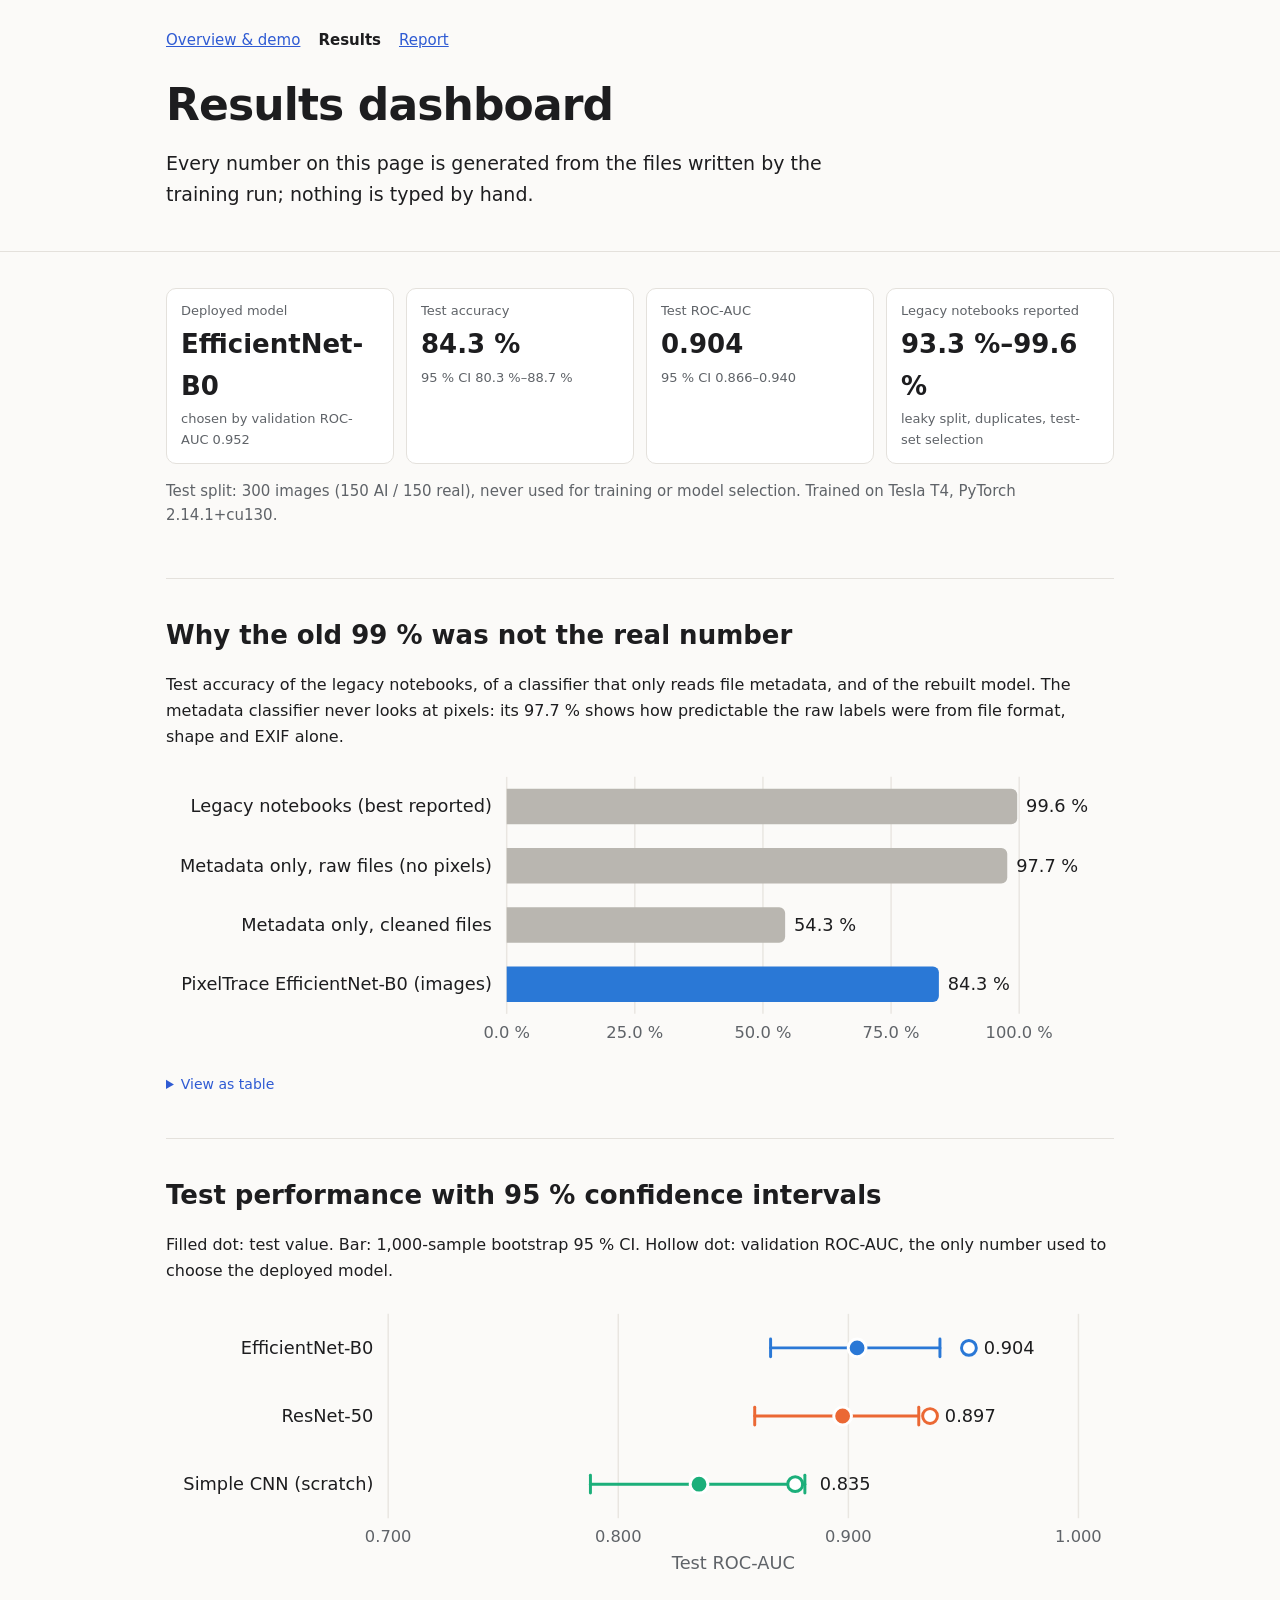
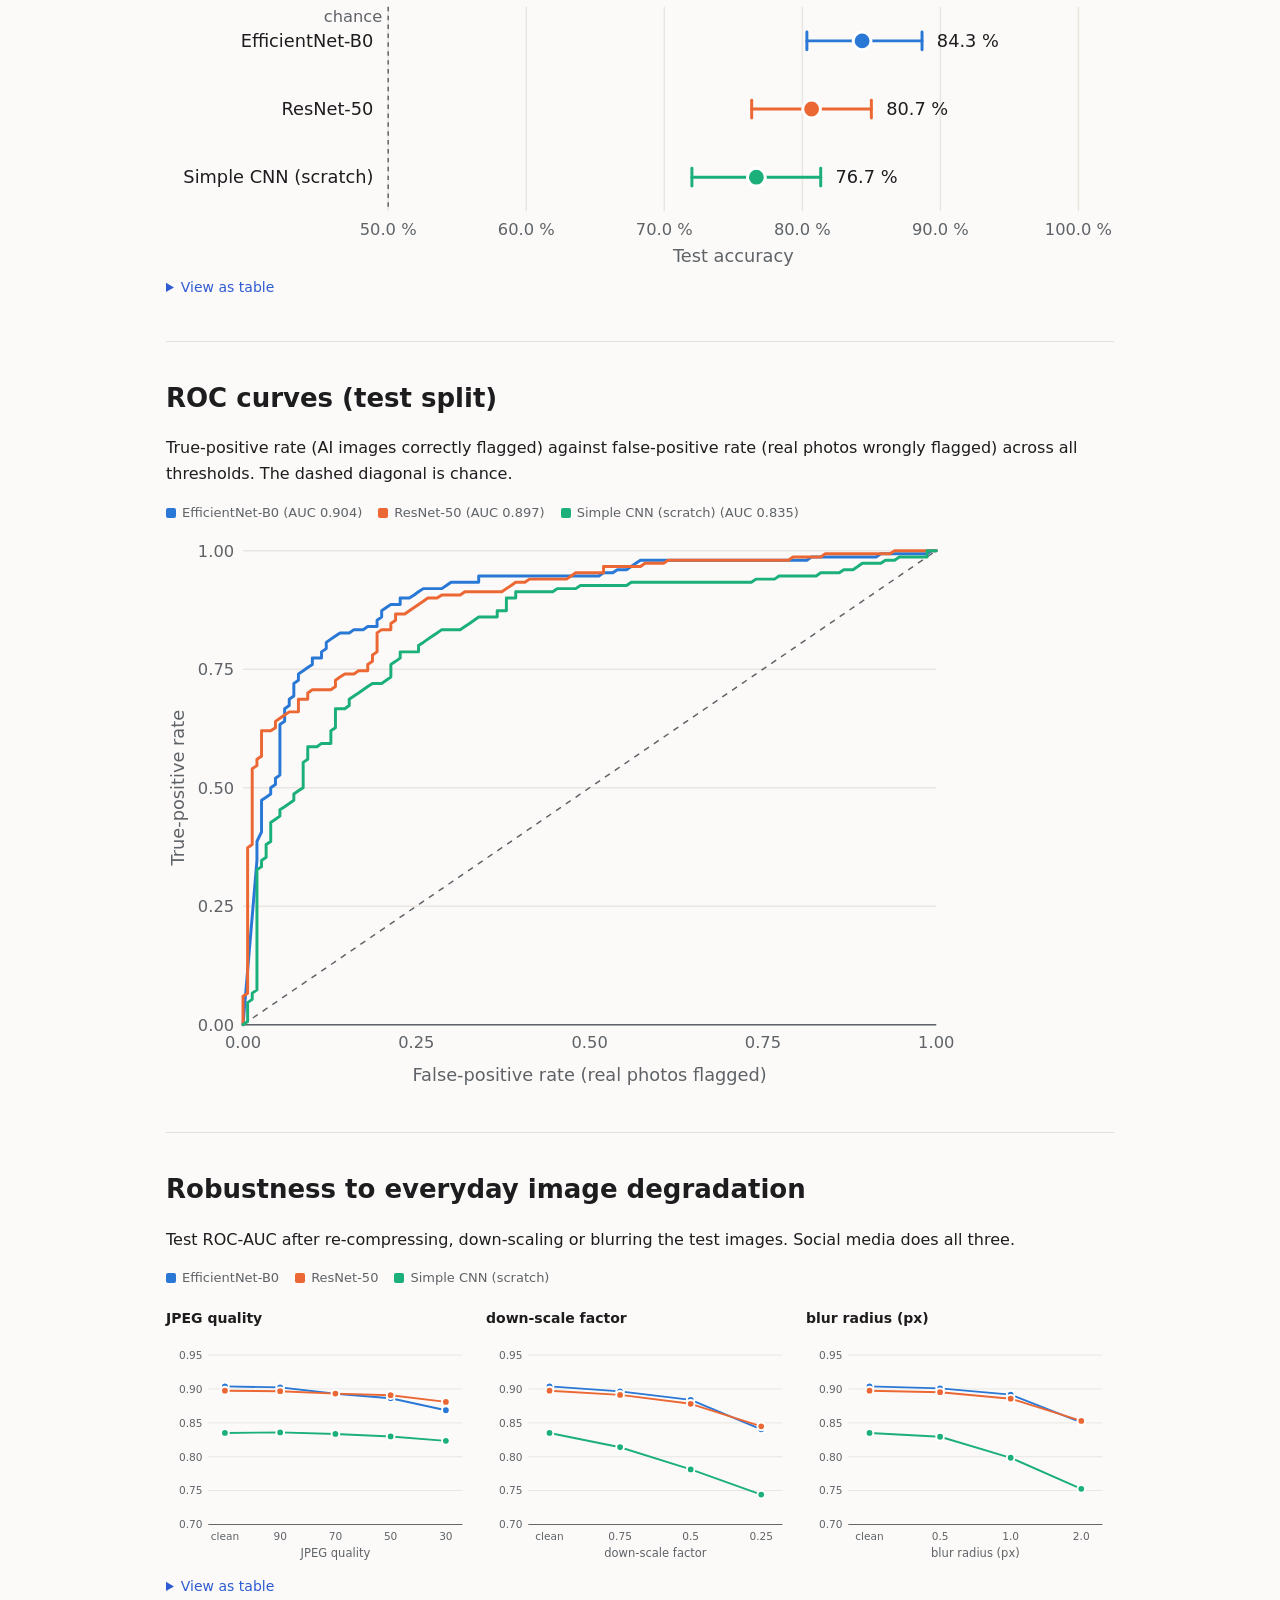
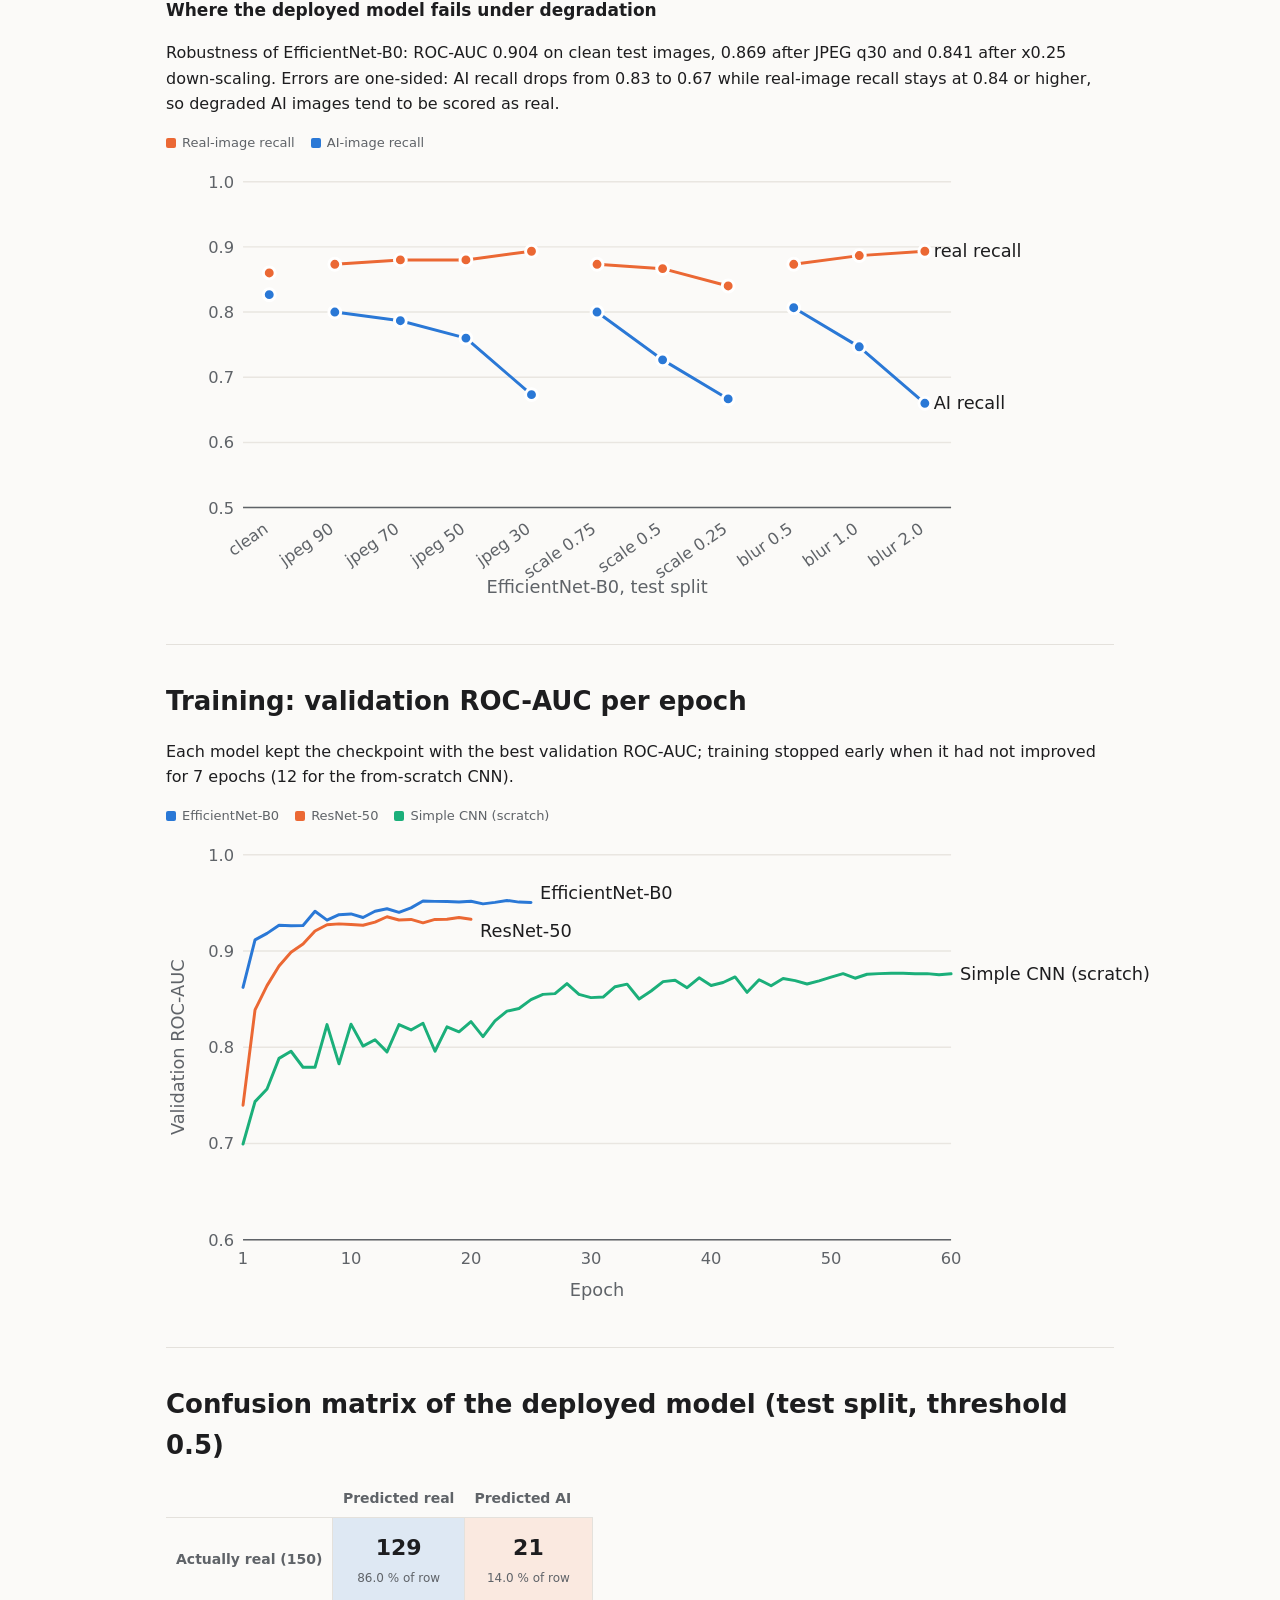
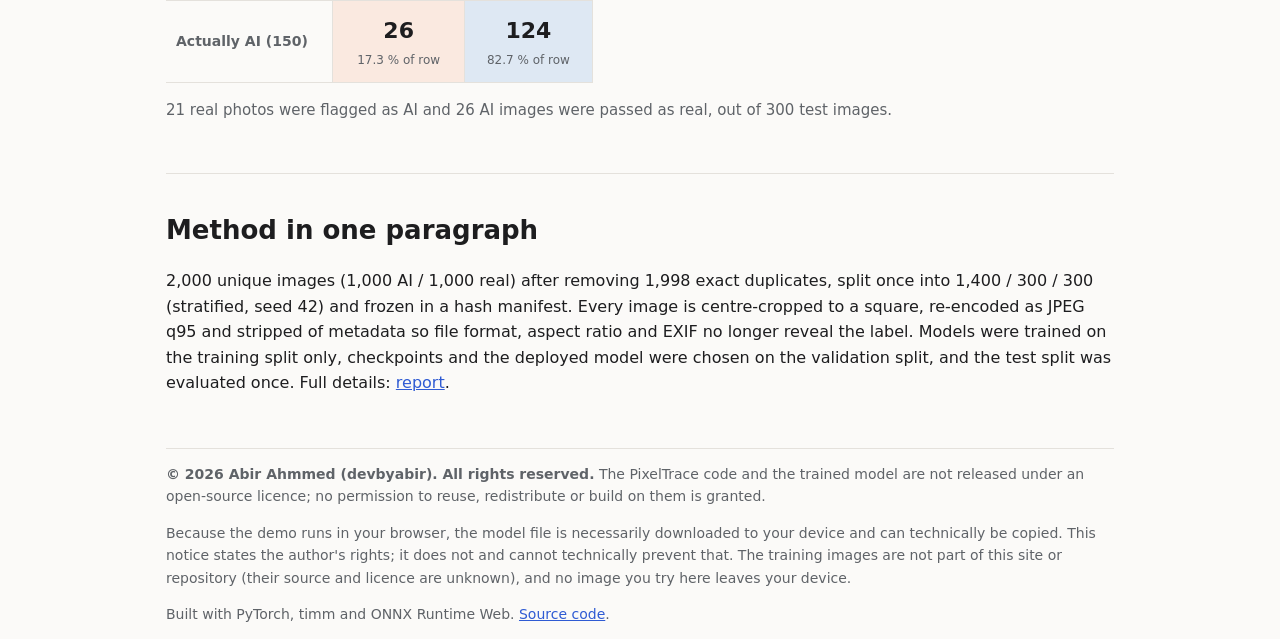
<file: docs/dashboard.html>
<!doctype html>
<html lang="en">
<head>
<meta charset="utf-8">
<meta name="viewport" content="width=device-width, initial-scale=1">
<title>PixelTrace Results</title>
<meta name="description" content="PixelTrace results dashboard: test metrics with confidence intervals, ROC curves, robustness and training curves.">
<link rel="stylesheet" href="assets/style.css?v=1.0.2">
</head>
<body>
<header class="hero slim">
  <div class="wrap">
    <nav class="site-nav"><a href="index.html">Overview &amp; demo</a><a href="dashboard.html" aria-current="page">Results</a><a href="report.html">Report</a></nav>
    <h1>Results dashboard</h1>
    <p class="lede">Every number on this page is generated from the files written by the training run; nothing is typed by hand.</p>
  </div>
</header>

<main class="wrap">
  <section>
    <div class="tiles" id="tiles"></div>
    <p class="note" id="split-note"></p>
  </section>

  <section>
    <h2>Why the old 99 % was not the real number</h2>
    <p>Test accuracy of the legacy notebooks, of a classifier that only reads file metadata, and of the rebuilt model. The metadata classifier never looks at pixels: its 97.7 % shows how predictable the raw labels were from file format, shape and EXIF alone.</p>
    <div class="chart" id="c-context"></div>
  </section>

  <section>
    <h2>Test performance with 95 % confidence intervals</h2>
    <p>Filled dot: test value. Bar: 1,000-sample bootstrap 95 % CI. Hollow dot: validation ROC-AUC, the only number used to choose the deployed model.</p>
    <div class="chart" id="c-auc"></div>
    <div class="chart" id="c-acc"></div>
  </section>

  <section>
    <h2>ROC curves (test split)</h2>
    <p>True-positive rate (AI images correctly flagged) against false-positive rate (real photos wrongly flagged) across all thresholds. The dashed diagonal is chance.</p>
    <div class="chart" id="c-roc"></div>
  </section>

  <section>
    <h2>Robustness to everyday image degradation</h2>
    <p>Test ROC-AUC after re-compressing, down-scaling or blurring the test images. Social media does all three.</p>
    <div class="grid3">
      <div class="chart" id="c-rob-jpeg"></div>
      <div class="chart" id="c-rob-downscale"></div>
      <div class="chart" id="c-rob-blur"></div>
    </div>
    <h3>Where the deployed model fails under degradation</h3>
    <p id="recall-note"></p>
    <div class="chart" id="c-recall"></div>
  </section>

  <section>
    <h2>Training: validation ROC-AUC per epoch</h2>
    <p>Each model kept the checkpoint with the best validation ROC-AUC; training stopped early when it had not improved for 7 epochs (12 for the from-scratch CNN).</p>
    <div class="chart" id="c-train"></div>
  </section>

  <section>
    <h2>Confusion matrix of the deployed model (test split, threshold 0.5)</h2>
    <div id="c-cm"></div>
  </section>

  <section>
    <h2>Method in one paragraph</h2>
    <p>2,000 unique images (1,000 AI / 1,000 real) after removing 1,998 exact duplicates, split once into 1,400 / 300 / 300 (stratified, seed 42) and frozen in a hash manifest. Every image is centre-cropped to a square, re-encoded as JPEG q95 and stripped of metadata so file format, aspect ratio and EXIF no longer reveal the label. Models were trained on the training split only, checkpoints and the deployed model were chosen on the validation split, and the test split was evaluated once. Full details: <a href="report.html">report</a>.</p>
  </section>
</main>

<footer class="wrap small" id="footer"></footer>
<script type="module" src="assets/dashboard.js?v=1.0.2"></script>
</body>
</html>
</file>
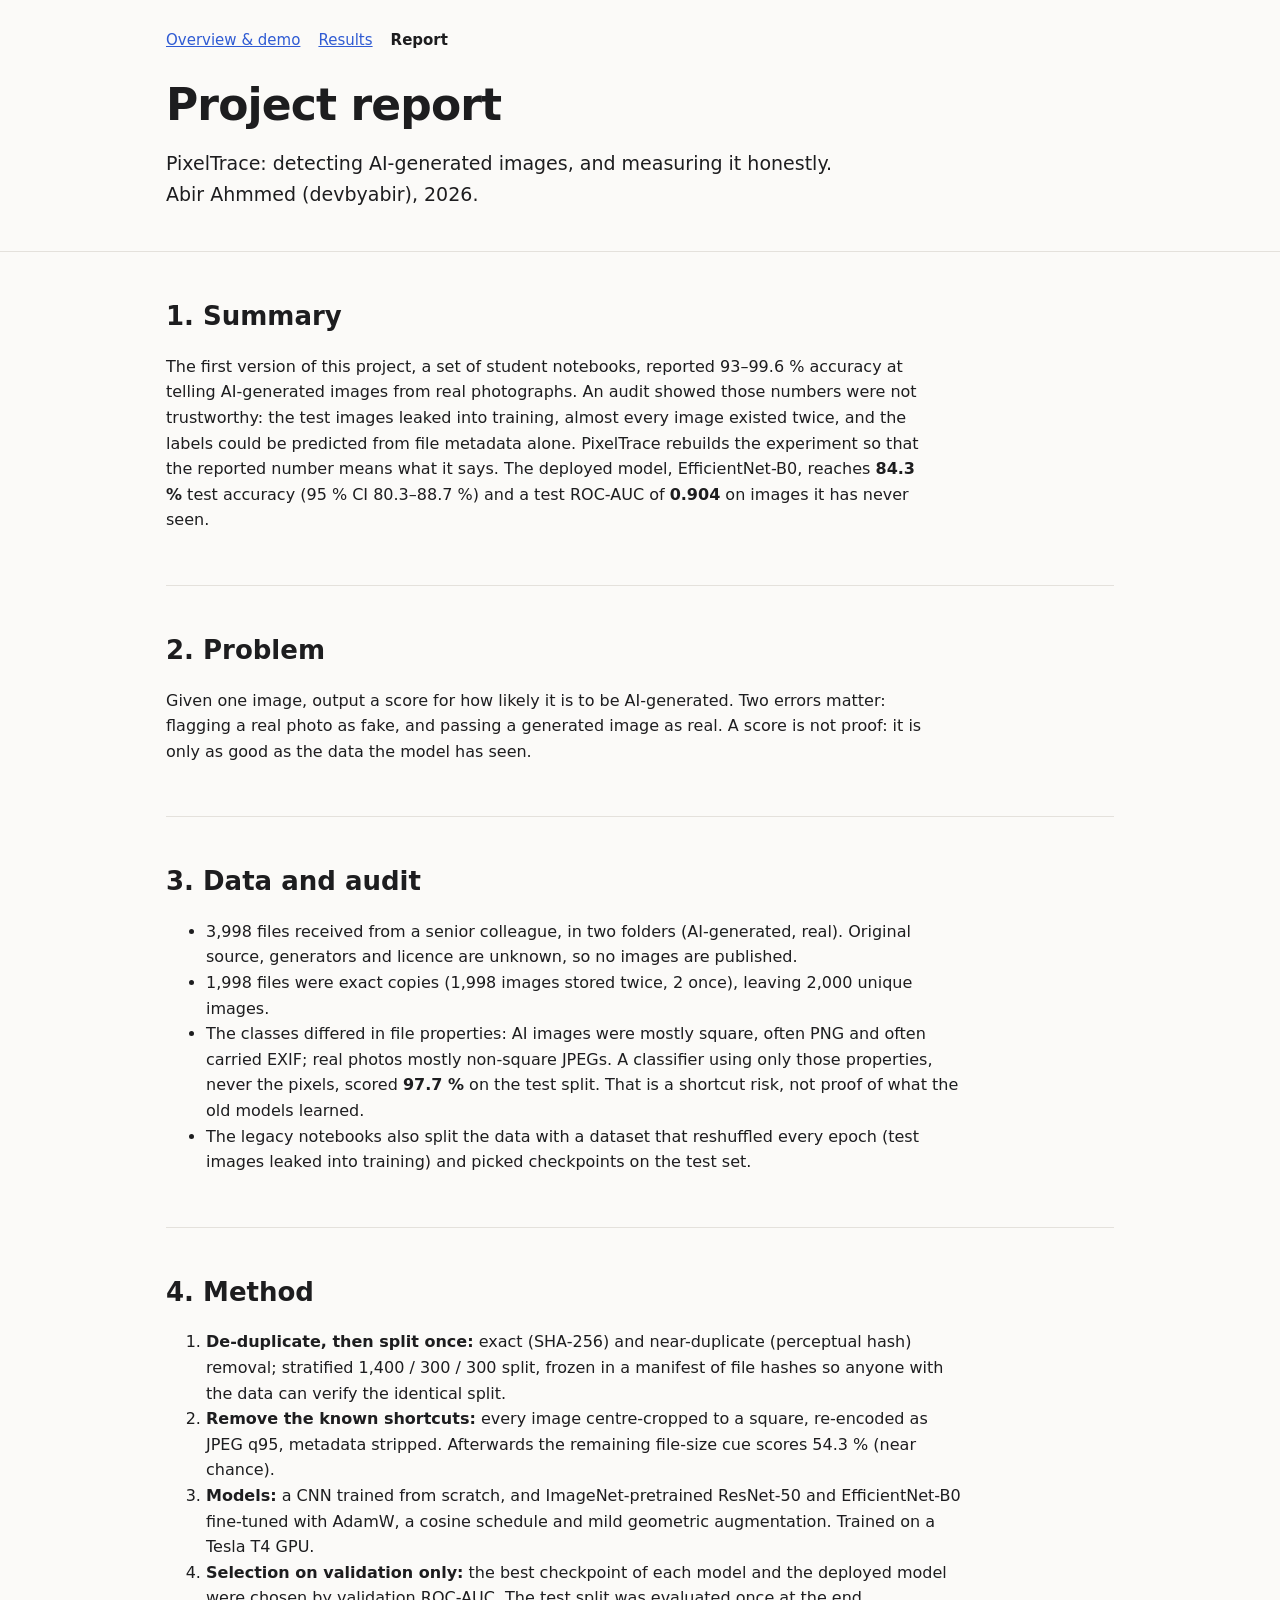
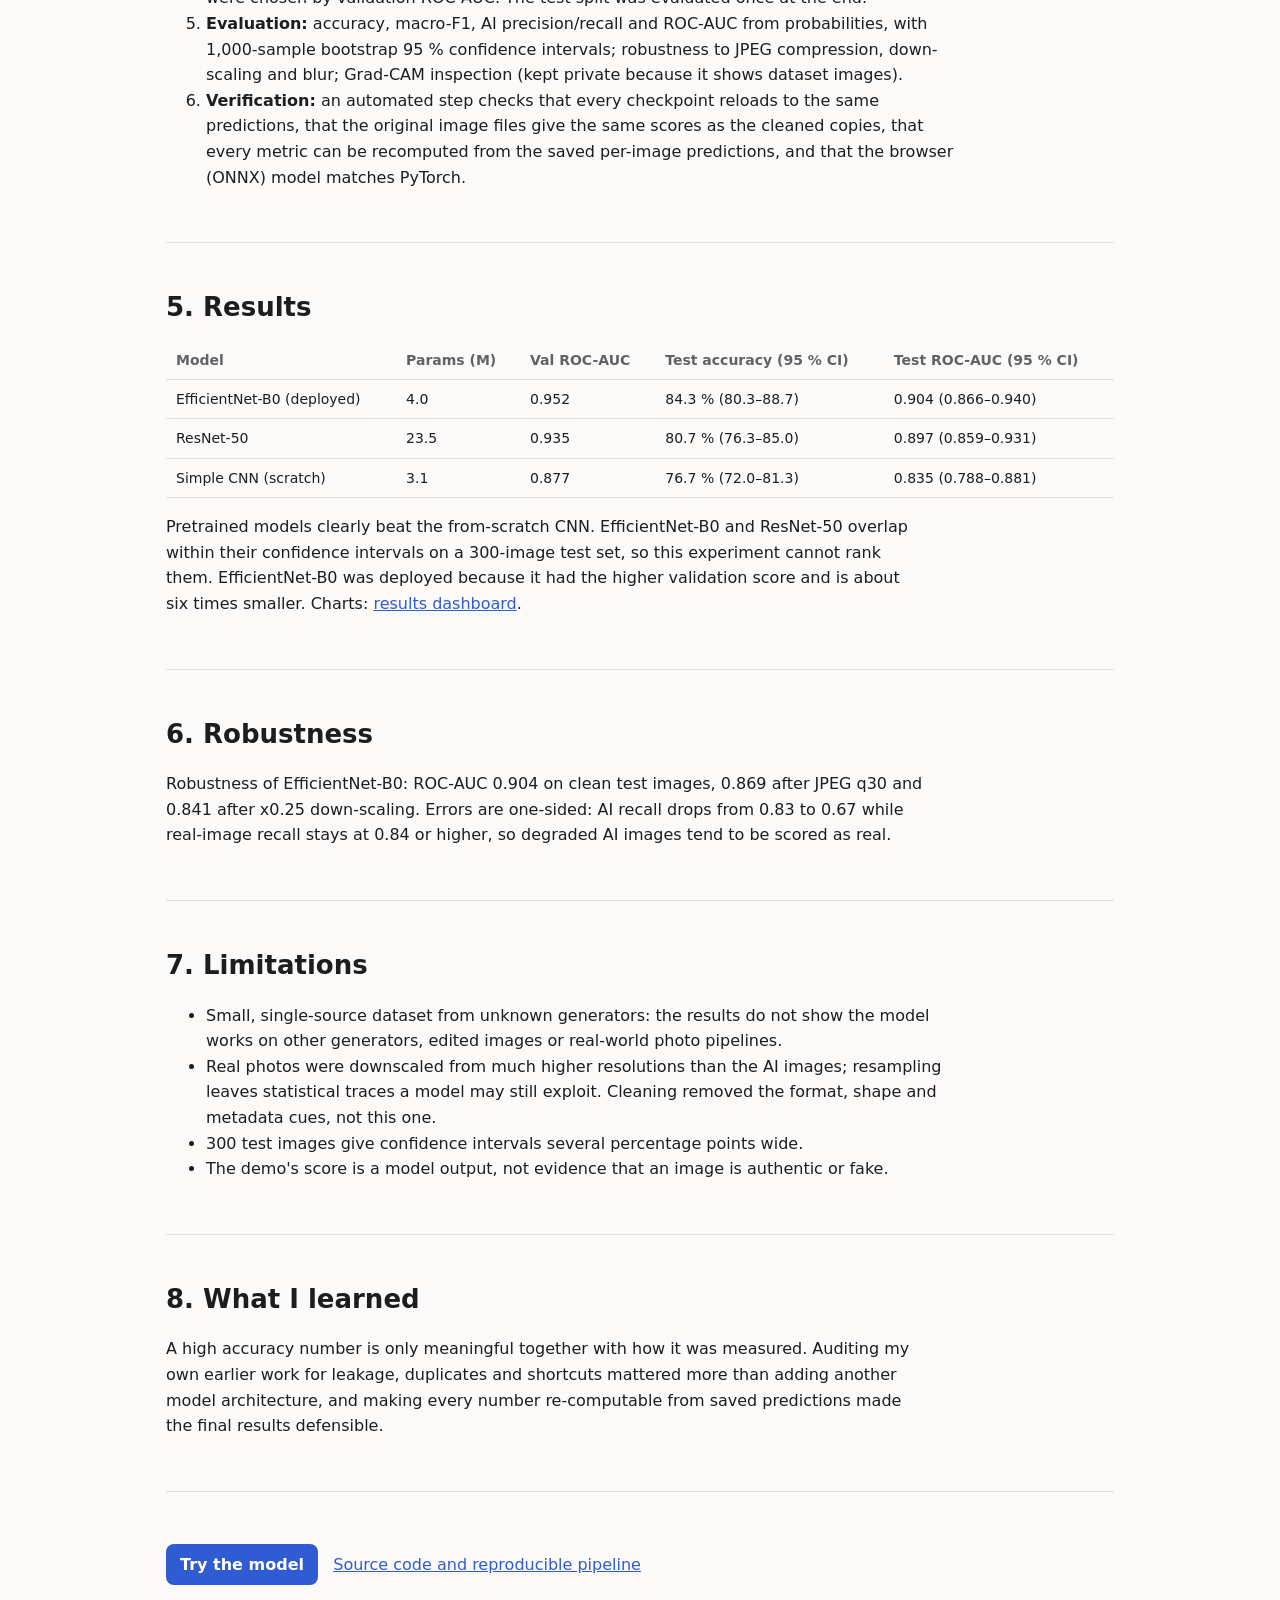
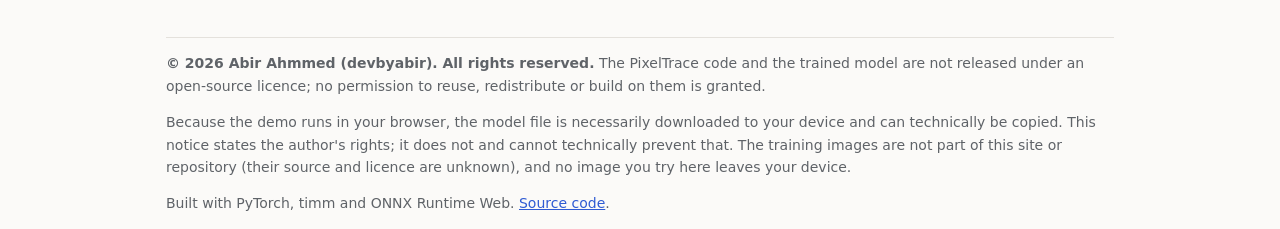
<file: docs/report.html>
<!doctype html>
<html lang="en">
<head>
<meta charset="utf-8">
<meta name="viewport" content="width=device-width, initial-scale=1">
<title>PixelTrace Report</title>
<meta name="description" content="PixelTrace project report: problem, data audit, method, results, robustness and limitations.">
<link rel="stylesheet" href="assets/style.css?v=1.0.2">
</head>
<body>
<header class="hero slim">
  <div class="wrap">
    <nav class="site-nav"><a href="index.html">Overview &amp; demo</a><a href="dashboard.html">Results</a><a href="report.html" aria-current="page">Report</a></nav>
    <h1>Project report</h1>
    <p class="lede">PixelTrace: detecting AI-generated images, and measuring it honestly. Abir Ahmmed (devbyabir), 2026.</p>
  </div>
</header>

<main class="wrap report">
  <section>
    <h2>1. Summary</h2>
    <p>The first version of this project, a set of student notebooks, reported 93–99.6 % accuracy at telling AI-generated images from real photographs. An audit showed those numbers were not trustworthy: the test images leaked into training, almost every image existed twice, and the labels could be predicted from file metadata alone. PixelTrace rebuilds the experiment so that the reported number means what it says. The deployed model, <span data-k="deployment.label"></span>, reaches <strong data-k="m.dep.accuracy" data-f="pct"></strong> test accuracy (95 % CI <span data-k="m.dep.accuracy_95ci" data-f="ci-pct"></span>) and a test ROC-AUC of <strong data-k="m.dep.roc_auc" data-f="f3"></strong> on images it has never seen.</p>
  </section>

  <section>
    <h2>2. Problem</h2>
    <p>Given one image, output a score for how likely it is to be AI-generated. Two errors matter: flagging a real photo as fake, and passing a generated image as real. A score is not proof: it is only as good as the data the model has seen.</p>
  </section>

  <section>
    <h2>3. Data and audit</h2>
    <ul>
      <li><span data-k="audit.raw" data-f="int"></span> files received from a senior colleague, in two folders (AI-generated, real). Original source, generators and licence are unknown, so no images are published.</li>
      <li><span data-k="audit.dupes" data-f="int"></span> files were exact copies (1,998 images stored twice, 2 once), leaving <span data-k="split.total" data-f="int"></span> unique images.</li>
      <li>The classes differed in file properties: AI images were mostly square, often PNG and often carried EXIF; real photos mostly non-square JPEGs. A classifier using only those properties, never the pixels, scored <strong data-k="baselines.metadata_raw.test_accuracy" data-f="pct"></strong> on the test split. That is a shortcut risk, not proof of what the old models learned.</li>
      <li>The legacy notebooks also split the data with a dataset that reshuffled every epoch (test images leaked into training) and picked checkpoints on the test set.</li>
    </ul>
  </section>

  <section>
    <h2>4. Method</h2>
    <ol>
      <li><strong>De-duplicate, then split once:</strong> exact (SHA-256) and near-duplicate (perceptual hash) removal; stratified <span data-k="split.train" data-f="int"></span> / <span data-k="split.val" data-f="int"></span> / <span data-k="split.test" data-f="int"></span> split, frozen in a manifest of file hashes so anyone with the data can verify the identical split.</li>
      <li><strong>Remove the known shortcuts:</strong> every image centre-cropped to a square, re-encoded as JPEG q95, metadata stripped. Afterwards the remaining file-size cue scores <span data-k="baselines.filesize_clean.test_accuracy" data-f="pct"></span> (near chance).</li>
      <li><strong>Models:</strong> a CNN trained from scratch, and ImageNet-pretrained ResNet-50 and EfficientNet-B0 fine-tuned with AdamW, a cosine schedule and mild geometric augmentation. Trained on a Tesla T4 GPU.</li>
      <li><strong>Selection on validation only:</strong> the best checkpoint of each model and the deployed model were chosen by validation ROC-AUC. The test split was evaluated once at the end.</li>
      <li><strong>Evaluation:</strong> accuracy, macro-F1, AI precision/recall and ROC-AUC from probabilities, with 1,000-sample bootstrap 95 % confidence intervals; robustness to JPEG compression, down-scaling and blur; Grad-CAM inspection (kept private because it shows dataset images).</li>
      <li><strong>Verification:</strong> an automated step checks that every checkpoint reloads to the same predictions, that the original image files give the same scores as the cleaned copies, that every metric can be recomputed from the saved per-image predictions, and that the browser (ONNX) model matches PyTorch.</li>
    </ol>
  </section>

  <section>
    <h2>5. Results</h2>
    <div class="table-wrap"><table id="results"><thead><tr><th>Model</th><th>Params (M)</th><th>Val ROC-AUC</th><th>Test accuracy (95 % CI)</th><th>Test ROC-AUC (95 % CI)</th></tr></thead><tbody></tbody></table></div>
    <p>Pretrained models clearly beat the from-scratch CNN. EfficientNet-B0 and ResNet-50 overlap within their confidence intervals on a 300-image test set, so this experiment cannot rank them. EfficientNet-B0 was deployed because it had the higher validation score and is about six times smaller. Charts: <a href="dashboard.html">results dashboard</a>.</p>
  </section>

  <section>
    <h2>6. Robustness</h2>
    <p data-k="robustness_note"></p>
  </section>

  <section>
    <h2>7. Limitations</h2>
    <ul>
      <li>Small, single-source dataset from unknown generators: the results do not show the model works on other generators, edited images or real-world photo pipelines.</li>
      <li>Real photos were downscaled from much higher resolutions than the AI images; resampling leaves statistical traces a model may still exploit. Cleaning removed the format, shape and metadata cues, not this one.</li>
      <li>300 test images give confidence intervals several percentage points wide.</li>
      <li>The demo's score is a model output, not evidence that an image is authentic or fake.</li>
    </ul>
  </section>

  <section>
    <h2>8. What I learned</h2>
    <p>A high accuracy number is only meaningful together with how it was measured. Auditing my own earlier work for leakage, duplicates and shortcuts mattered more than adding another model architecture, and making every number re-computable from saved predictions made the final results defensible.</p>
  </section>

  <section>
    <p><a class="cta" href="index.html#demo">Try the model</a> &nbsp; <a href="https://github.com/devbyabir/pixeltrace">Source code and reproducible pipeline</a></p>
  </section>
</main>
<footer class="wrap small" id="footer"></footer>
<script type="module">
import { footer } from "./assets/footer.js";
footer(document.querySelector("#footer"));
const R = await (await fetch("assets/results.json", { cache: "no-cache" })).json();
const dep = R.models.find((m) => m.run === R.deployment.run);
const get = (p) => p.split(".").reduce((o, k) => (o == null ? o : k === "dep" ? dep : o[k]), { ...R, m: { dep } });
const F = { pct: (v) => `${(100 * v).toFixed(1)} %`, f3: (v) => v.toFixed(3), int: (v) => v.toLocaleString("en-US"),
  "ci-pct": (v) => `${(100 * v[0]).toFixed(1)}–${(100 * v[1]).toFixed(1)} %` };
document.querySelectorAll("[data-k]").forEach((e) => { const v = get(e.dataset.k); if (v != null) e.textContent = e.dataset.f ? F[e.dataset.f](v) : v; });
document.querySelector("#results tbody").innerHTML = R.models.map((m) => `<tr><td>${m.label}${m.run === dep.run ? " (deployed)" : ""}</td><td>${m.params_m.toFixed(1)}</td>
  <td>${m.best_val_roc_auc.toFixed(3)}</td><td>${(100 * m.accuracy).toFixed(1)} % (${(100 * m.accuracy_95ci[0]).toFixed(1)}–${(100 * m.accuracy_95ci[1]).toFixed(1)})</td>
  <td>${m.roc_auc.toFixed(3)} (${m.roc_auc_95ci[0].toFixed(3)}–${m.roc_auc_95ci[1].toFixed(3)})</td></tr>`).join("");
</script>
</body>
</html>
</file>
<file: docs/assets/style.css>
:root {
  --bg: #fbfaf8; --fg: #1d1d1f; --muted: #5f6368; --card: #ffffff; --line: #e4e1dc;
  --accent: #2f5bd3; --ai: #c2410c; --real: #15803d; --warn-bg: #fff7e6; --warn-line: #f2c46b;
}
@media (prefers-color-scheme: dark) {
  :root:not([data-theme="light"]) {
    --bg: #131416; --fg: #ececec; --muted: #a0a4a8; --card: #1c1d20; --line: #2c2e33;
    --accent: #7ea2ff; --ai: #fb923c; --real: #4ade80; --warn-bg: #2a2210; --warn-line: #7a5b1c;
  }
}
:root[data-theme="dark"] {
  --bg: #131416; --fg: #ececec; --muted: #a0a4a8; --card: #1c1d20; --line: #2c2e33;
  --accent: #7ea2ff; --ai: #fb923c; --real: #4ade80; --warn-bg: #2a2210; --warn-line: #7a5b1c;
}
* { box-sizing: border-box; }
body { margin: 0; background: var(--bg); color: var(--fg);
  font: 16px/1.6 system-ui, -apple-system, "Segoe UI", Roboto, sans-serif; }
.wrap { max-width: 980px; margin: 0 auto; padding: 0 16px; }
.hero { border-bottom: 1px solid var(--line); padding: 56px 0 28px; }
.eyebrow { color: var(--muted); margin: 0; font-size: 14px; }
h1 { font-size: clamp(36px, 7vw, 56px); margin: 4px 0 8px; letter-spacing: -0.02em; }
.lede { font-size: 19px; max-width: 680px; margin: 0 0 20px; }
.toc { display: flex; flex-wrap: wrap; gap: 6px 18px; }
.toc a, a { color: var(--accent); }
section { padding: 36px 0; border-bottom: 1px solid var(--line); }
h2 { font-size: 26px; margin: 0 0 12px; }
h3 { margin: 0 0 6px; font-size: 17px; }
.cards { display: grid; grid-template-columns: repeat(auto-fit, minmax(210px, 1fr)); gap: 12px; margin: 16px 0; }
.card { background: var(--card); border: 1px solid var(--line); border-radius: 10px; padding: 14px 16px; }
.card p { margin: 0; }
.note { color: var(--muted); font-size: 15px; }
.small { font-size: 14px; color: var(--muted); }
.warn { background: var(--warn-bg); border: 1px solid var(--warn-line); border-radius: 10px; padding: 12px 14px; }
.status { color: var(--muted); font-size: 15px; margin: 8px 0; }
.status.error { color: var(--ai); }
.table-wrap { overflow-x: auto; }
table { border-collapse: collapse; width: 100%; font-size: 14px; font-variant-numeric: tabular-nums; }
th, td { text-align: left; padding: 8px 10px; border-bottom: 1px solid var(--line); white-space: nowrap; }
th { color: var(--muted); font-weight: 600; }
tr.deploy td:first-child::after { content: " · deployed"; color: var(--accent); font-size: 12px; }
figure { margin: 18px 0 0; }
figcaption { color: var(--muted); font-size: 14px; }
#chart-svg { width: 100%; height: auto; display: block; }
.demo { display: grid; gap: 14px; }
.drop { display: block; border: 2px dashed var(--line); border-radius: 12px; padding: 22px; text-align: center; cursor: pointer; }
.drop:hover, .drop.over { border-color: var(--accent); }
.drop input { display: block; margin: 0 auto 8px; max-width: 100%; }
.samples { display: flex; flex-wrap: wrap; gap: 8px; align-items: center; font-size: 14px; color: var(--muted); }
.samples button { border: 1px solid var(--line); background: var(--card); color: var(--fg); border-radius: 8px; padding: 4px 10px; cursor: pointer; font-size: 13px; }
.out { display: grid; grid-template-columns: 224px 1fr; gap: 18px; align-items: start; }
#preview { width: 224px; height: 224px; border-radius: 8px; border: 1px solid var(--line); background: var(--card); max-width: 100%; }
.meter { height: 12px; background: linear-gradient(90deg, var(--real), var(--ai)); border-radius: 6px; position: relative; margin: 8px 0; }
#meter-fill { position: absolute; top: -5px; width: 3px; height: 22px; background: var(--fg); border-radius: 2px; transform: translateX(-1px); }
#score-text { font-size: 18px; margin: 6px 0; }
footer { padding: 24px 16px 40px; }
@media (max-width: 620px) { .out { grid-template-columns: 1fr; } #preview { width: 100%; height: auto; aspect-ratio: 1; } }

/* ---- data-viz tokens (validated: first three categorical slots, light #fbfaf8 / dark #131416) ---- */
:root { --s1: #2a78d6; --s2: #eb6834; --s3: #1baf7a; --grid: #e9e6e1; --muted-bar: #b9b6b0; }
@media (prefers-color-scheme: dark) {
  :root:not([data-theme="light"]) { --s1: #3987e5; --s2: #d95926; --s3: #199e70; --grid: #26282d; --muted-bar: #5a5d63; }
}
:root[data-theme="dark"] { --s1: #3987e5; --s2: #d95926; --s3: #199e70; --grid: #26282d; --muted-bar: #5a5d63; }

.site-nav { display: flex; flex-wrap: wrap; gap: 4px 18px; margin-bottom: 18px; font-size: 15px; }
.site-nav a[aria-current="page"] { color: var(--fg); font-weight: 600; text-decoration: none; }
.hero.slim { padding: 28px 0 22px; }
.hero.slim h1 { font-size: clamp(30px, 6vw, 44px); }
.chart { margin: 14px 0 6px; position: relative; }
.chart-title { font-size: 14px; font-weight: 600; margin-bottom: 2px; }
svg.viz { width: 100%; height: auto; display: block; overflow: visible; }
svg.viz .tick { font-size: 11px; fill: var(--muted); }
svg.viz .axis-label { font-size: 12px; fill: var(--muted); }
svg.viz .dlabel, svg.viz .rowlabel { font-size: 12px; fill: var(--fg); }
.viz-legend { display: flex; flex-wrap: wrap; gap: 6px 16px; font-size: 13px; color: var(--muted); margin-bottom: 4px; }
.viz-legend i, .viz-tip i { display: inline-block; width: 10px; height: 10px; border-radius: 2px; margin-right: 6px; vertical-align: -1px; }
.viz-tip { position: fixed; z-index: 10; display: none; pointer-events: none; background: var(--card); color: var(--fg);
  border: 1px solid var(--line); border-radius: 8px; padding: 8px 10px; font-size: 13px; line-height: 1.5;
  box-shadow: 0 4px 16px rgba(0,0,0,.12); max-width: 280px; }
.viz-table { margin: 6px 0 0; font-size: 14px; }
.viz-table summary { cursor: pointer; color: var(--accent); }
.viz-table table { margin-top: 8px; display: block; overflow-x: auto; }
.grid3 { display: grid; grid-template-columns: repeat(3, 1fr); gap: 12px; }
@media (max-width: 760px) { .grid3 { grid-template-columns: 1fr; } }
.tiles { display: grid; grid-template-columns: repeat(auto-fit, minmax(200px, 1fr)); gap: 12px; }
.tile { background: var(--card); border: 1px solid var(--line); border-radius: 10px; padding: 12px 14px; }
.tile-k { font-size: 13px; color: var(--muted); }
.tile-v { font-size: 26px; font-weight: 650; font-variant-numeric: tabular-nums; margin: 2px 0; }
.tile-s { font-size: 13px; color: var(--muted); }
.cm-table { width: auto; font-variant-numeric: tabular-nums; }
.cm-table td.cm { text-align: center; padding: 12px 22px; border: 1px solid var(--line); }
.cm-table td.cm b { display: block; font-size: 22px; }
.cm-table td.cm span { font-size: 12px; color: var(--muted); }
.cm-table td.ok { background: color-mix(in srgb, var(--s1) 14%, transparent); }
.cm-table td.bad { background: color-mix(in srgb, var(--s2) 12%, transparent); }
.report h2 { margin-top: 8px; }
.report p, .report li { max-width: 760px; }
.cta { display: inline-block; background: var(--accent); color: #fff; padding: 8px 14px; border-radius: 8px; text-decoration: none; font-weight: 600; }
:root[data-theme="dark"] .cta, .cta { color: #fff; }

.cards.intro { margin-top: 18px; }
.cards.intro .card p { font-size: 15px; }
#c-cm { overflow-x: auto; }
@media (max-width: 520px) { .cm-table td.cm { padding: 10px 10px; } .cm-table th { font-size: 13px; } }
</file>
